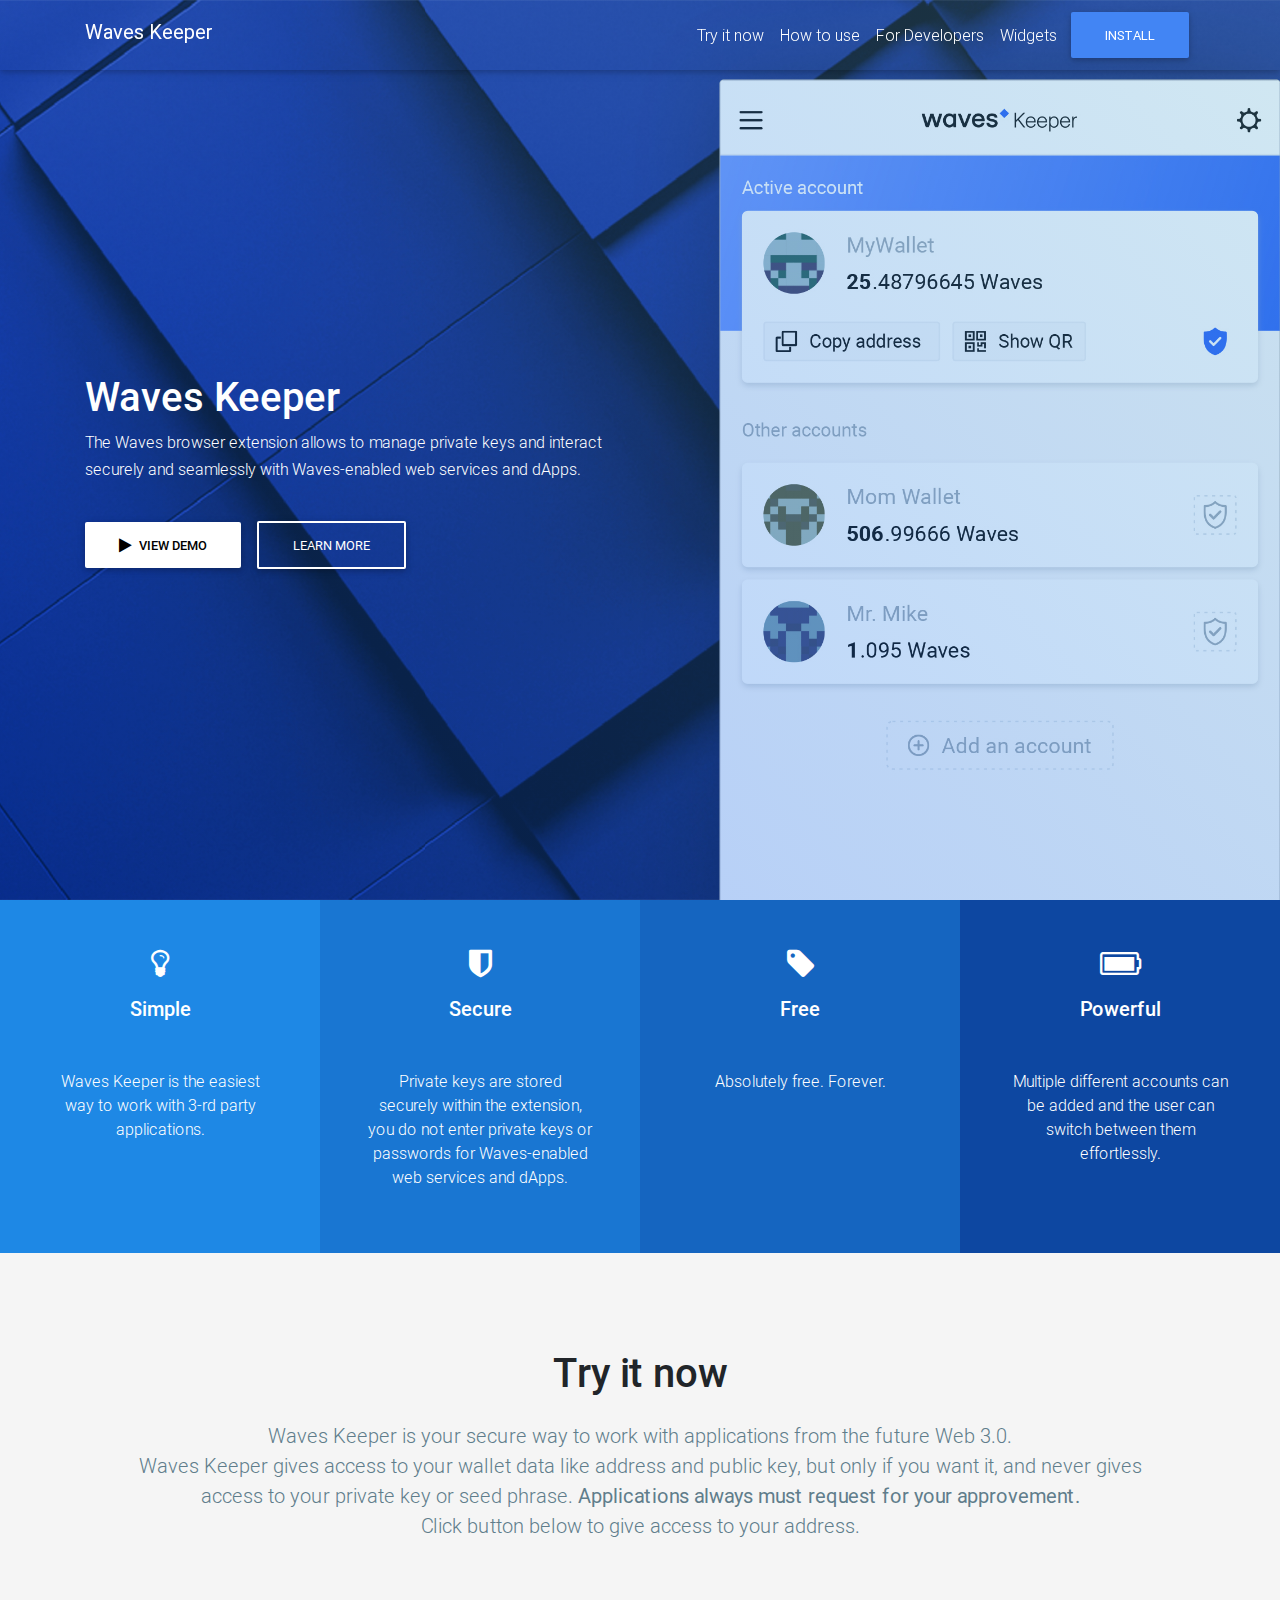
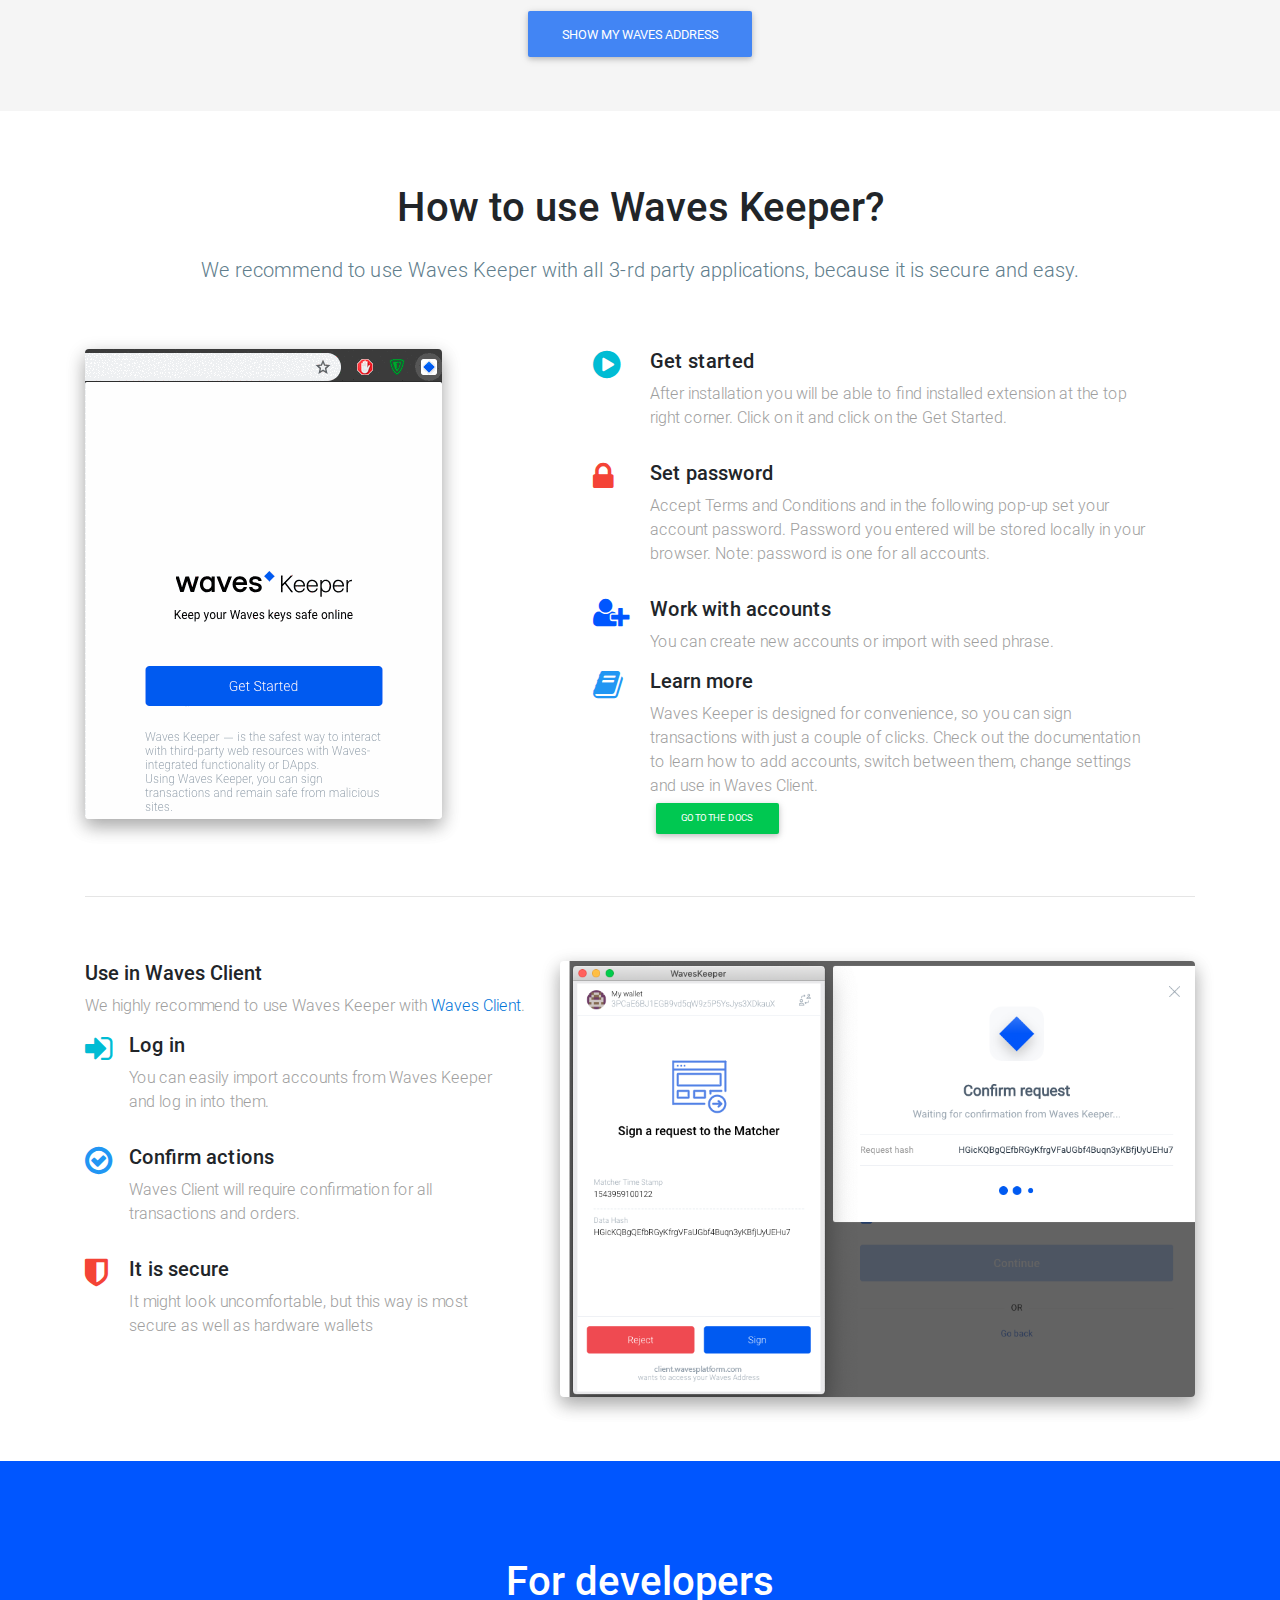
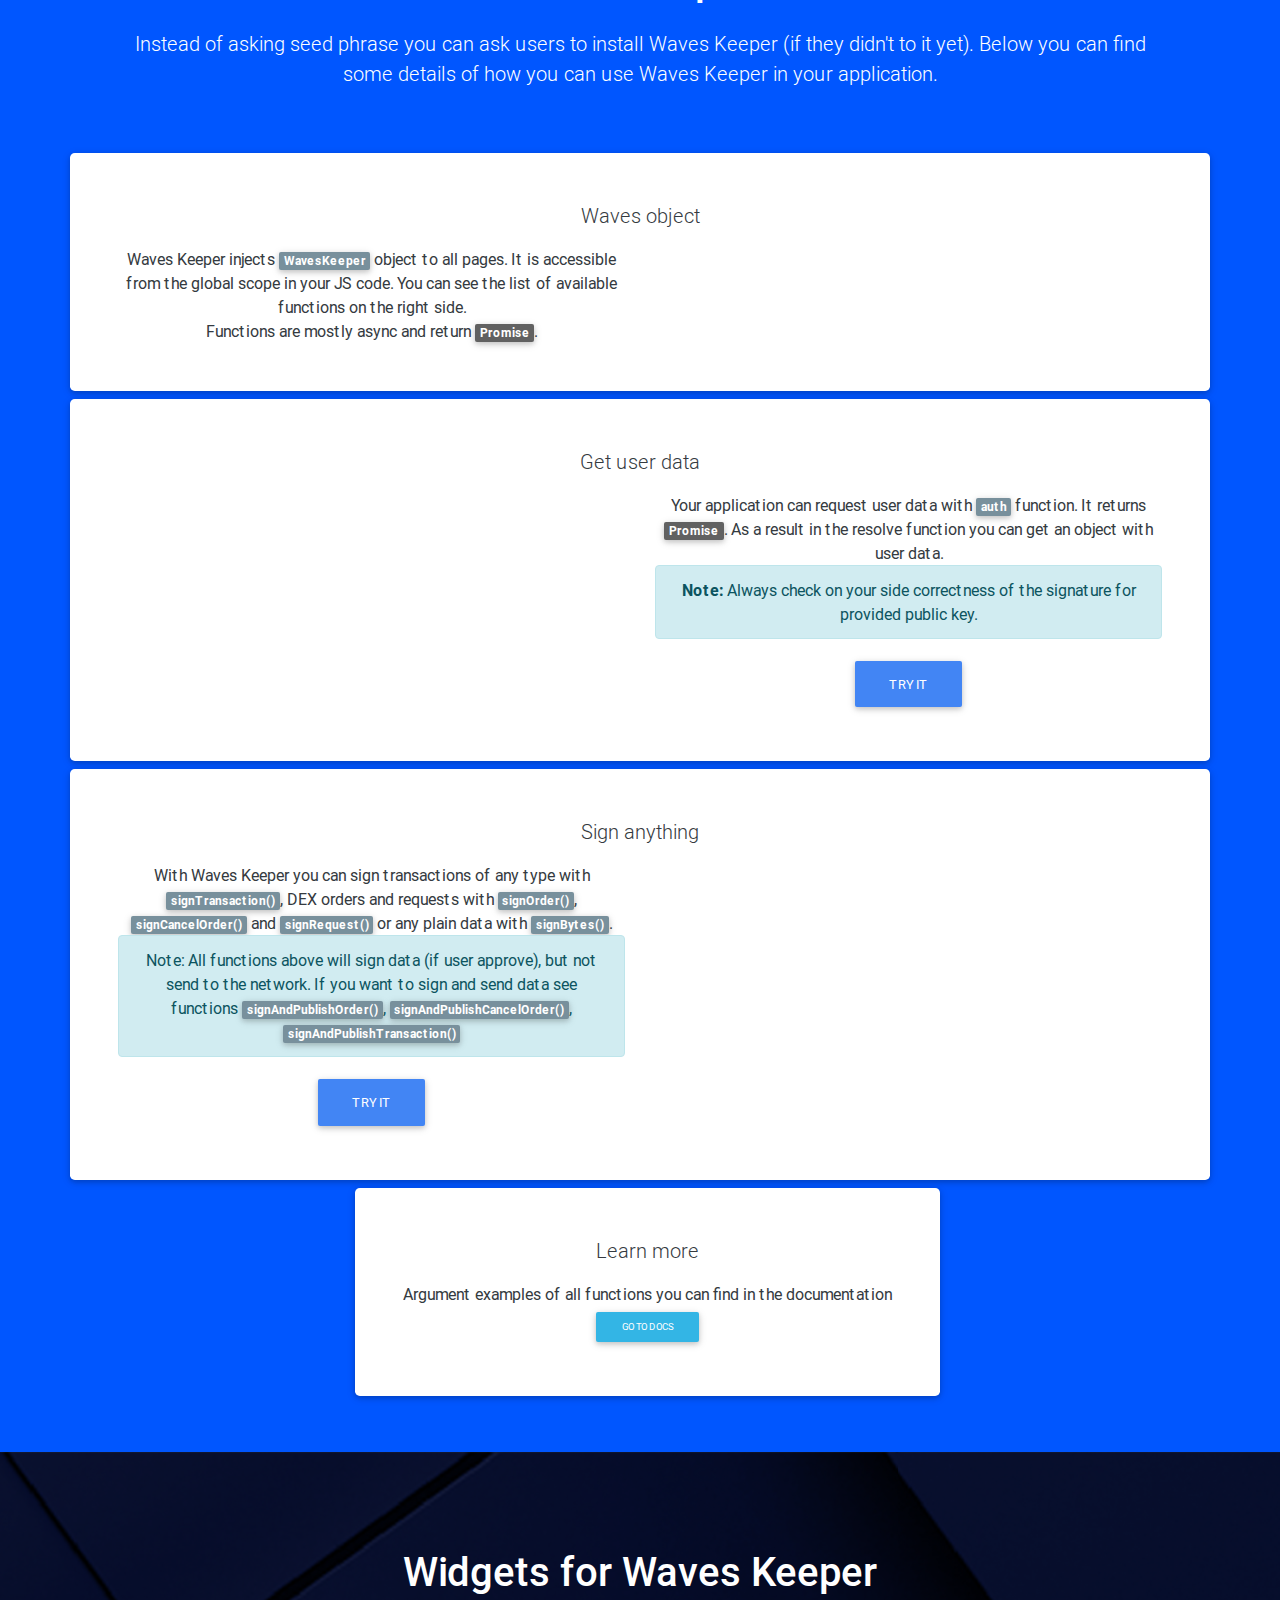
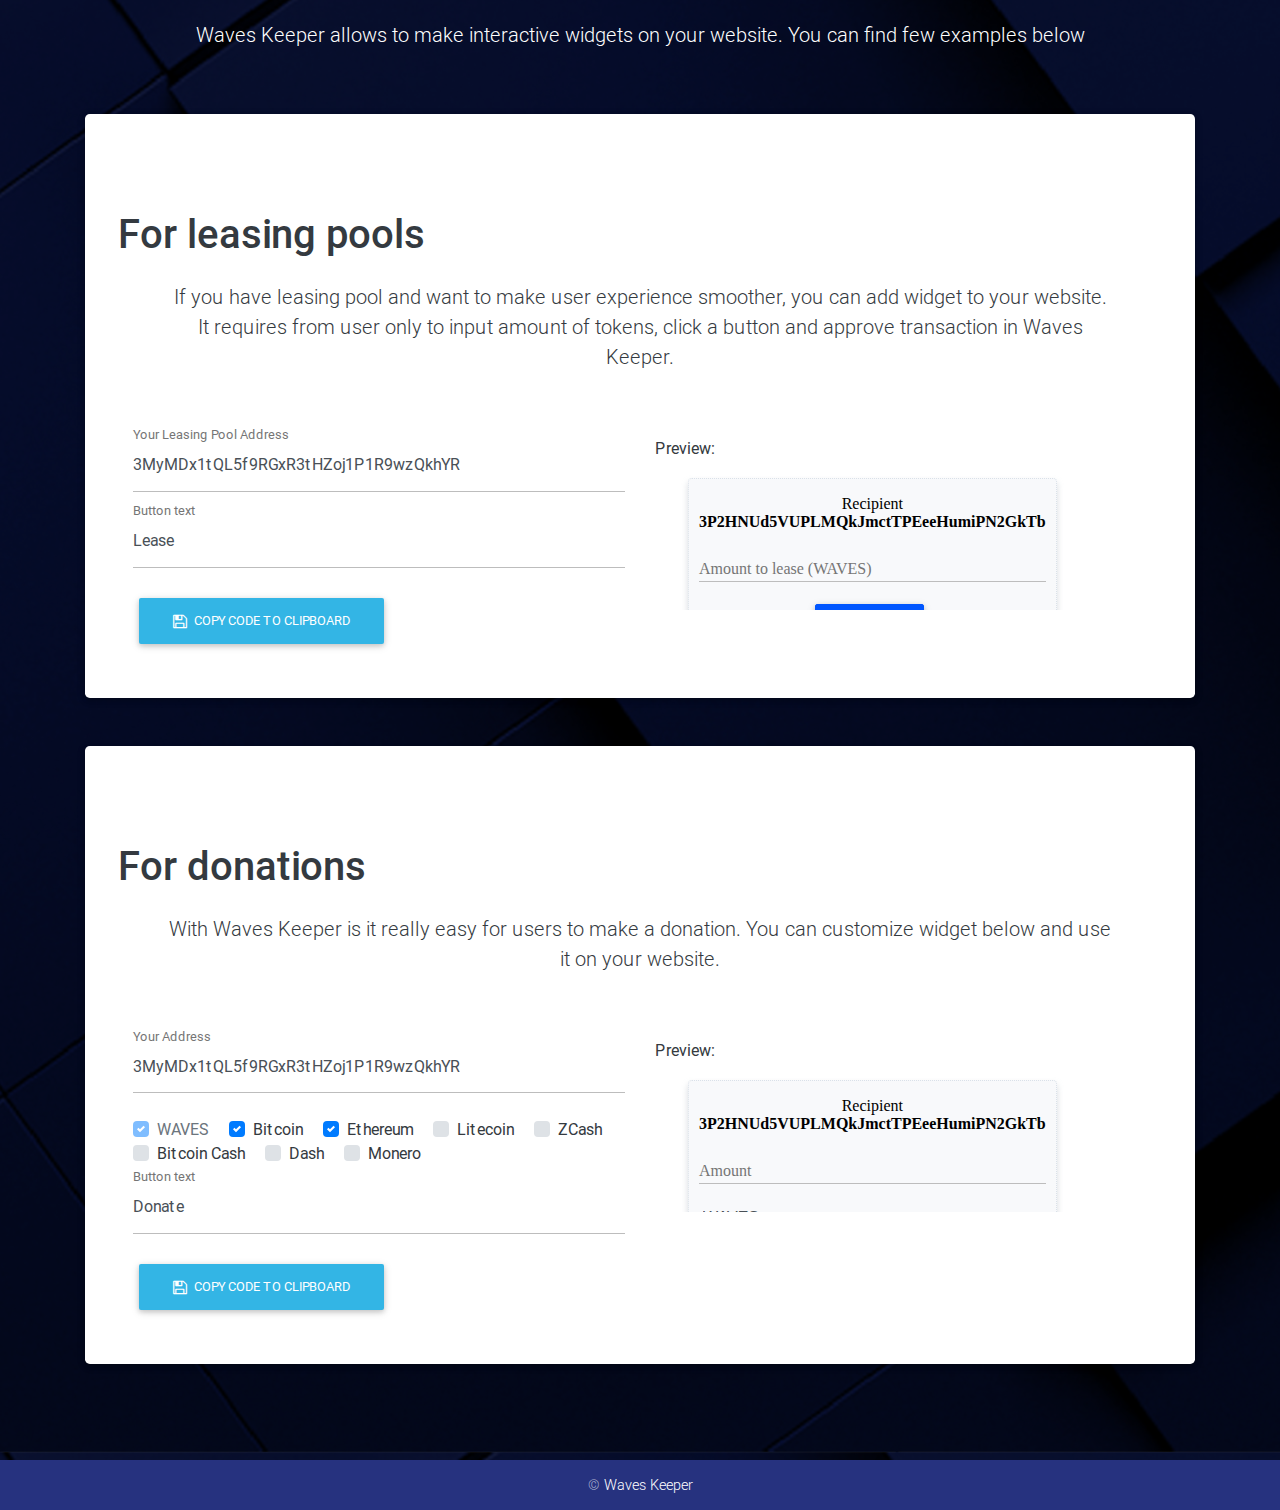
<file: index.html>
<!DOCTYPE html>
<html class="full-height" lang="en-US">
<head>
    <meta charset="UTF-8">
    <meta http-equiv="X-UA-Compatible" content="IE=edge">
    <meta name="viewport" content="width=device-width, initial-scale=1">
    <title>Waves Keeper</title>
    <meta name="description" content="Waves Keeper Demo Page"/>
    <link rel="stylesheet" href="https://maxcdn.bootstrapcdn.com/font-awesome/4.7.0/css/font-awesome.min.css">
    <link href="css/bootstrap.min.css" rel="stylesheet">
    <link href="css/mdb.min.css" rel="stylesheet">
    <link href="styles/main.css" rel="stylesheet">
</head>
<body id="top">
<header>
    <!-- Navbar-->
    <nav class="navbar navbar-expand-lg navbar-dark fixed-top scrolling-navbar" id="navbar">
        <div class="container"><a class="navbar-brand" href="#"><strong>Waves Keeper</strong></a>
            <button class="navbar-toggler" type="button" data-toggle="collapse" data-target="#navbarContent"
                    aria-controls="navbarContent" aria-expanded="false" aria-label="Toggle navigation"><span
                    class="navbar-toggler-icon"></span></button>
            <div class="collapse navbar-collapse" id="navbarContent">
                <ul class="navbar-nav ml-auto">
                    <li class="nav-item"><a class="nav-link active" href="#try-it-now">Try it now</a></li>
                    <li class="nav-item"><a class="nav-link" href="#how-to-use">How to use</a></li>
                    <li class="nav-item"><a class="nav-link" href="#for-developers">For Developers</a></li>
                    <li class="nav-item"><a class="nav-link" href="#contact">Widgets</a></li>
                </ul>
                <a class="btn btn-primary btn-rounded my-0"
                   href="https://chrome.google.com/webstore/detail/waves-keeper/lpilbniiabackdjcionkobglmddfbcjo"
                   target="_blank">Install</a>
            </div>
        </div>
    </nav>
    <!-- Intro Section-->
    <section class="view hm-gradient" id="intro">
        <div class="full-bg-img d-flex align-items-center">
            <div class="container">
                <div class="row no-gutters">
                    <div class="col-md-10 col-lg-6 text-center text-md-left margins">
                        <div class="white-text">
                            <div class="wow fadeInLeft" data-wow-delay="0.3s">
                                <h1 class="h1-responsive font-bold mt-sm-5">Waves Keeper</h1>
                                <div class="h6">
                                    The Waves browser extension allows to manage private keys and interact securely and
                                    seamlessly with Waves-enabled web services and dApps.

                                </div>
                            </div>
                            <br>
                            <div class="wow fadeInLeft" data-wow-delay="0.3s"><a
                                    class="btn btn-white dark-grey-text font-bold ml-0"
                                    href="https://www.youtube.com/watch?v=wI9_69S3_mk" target="_blank"><i
                                    class="fa fa-play mr-1"></i> View Demo</a>
                                <a class="btn btn-outline-white"
                                   target="_blank"
                                   href="https://docs.wavesplatform.com/en/waves-client/account-management/waves-keeper.html">Learn
                                    more</a></div>
                        </div>
                    </div>
                </div>
            </div>
        </div>
    </section>
</header>
<div id="content">
    <section class="row no-gutters" id="features">
        <div class="col-lg-3 col-md-6 col-sm-12 blue darken-1 text-white">
            <div class="p-5 text-center wow zoomIn" data-wow-delay=".1s"><i class="fa fa-lightbulb-o fa-2x"></i>
                <div class="h5 mt-3">Simple</div>
                <p class="mt-5">Waves Keeper is the easiest way to work with 3-rd party applications. </p>
            </div>
        </div>
        <div class="col-lg-3 col-md-6 blue darken-2 text-white">
            <div class="p-5 text-center wow zoomIn" data-wow-delay=".3s"><i class="fa fa-shield fa-2x"></i>
                <div class="h5 mt-3">Secure</div>
                <p class="mt-5">Private keys are stored securely within the extension, you do not enter private keys or
                    passwords for Waves-enabled web services and dApps.</p>
            </div>
        </div>
        <div class="col-lg-3 col-md-6 blue darken-3 text-white">
            <div class="p-5 text-center wow zoomIn" data-wow-delay=".5s"><i class="fa fa-tag fa-2x"></i>
                <div class="h5 mt-3"> Free</div>
                <p class="mt-5">Absolutely free. Forever.</p>
            </div>
        </div>
        <div class="col-lg-3 col-md-6 blue darken-4 text-white">
            <div class="p-5 text-center wow zoomIn" data-wow-delay=".7s"><i class="fa fa-battery-full fa-2x"></i>
                <div class="h5 mt-3"> Powerful</div>
                <p class="mt-5">Multiple different accounts can be added and the user can switch between them
                    effortlessly.</p>
            </div>
        </div>
    </section>
    <section class="text-center py-5 grey lighten-4" id="try-it-now">
        <div class="container">
            <div class="wow fadeIn">
                <h2 class="h1 pt-5 pb-3">Try it now</h2>
                <p class="px-5 mb-5 pb-3 lead blue-grey-text">
                    Waves Keeper is your secure way to work with applications from the future Web 3.0. <br/>
                    Waves Keeper gives access to your wallet data like address and public key, but only if you want it,
                    and never gives access to your private key or seed phrase.
                    <strong>Applications always must request for your approvement.</strong>
                    <br>
                    Click button below to give access to your address.
                    </p>
                <a class="btn btn-primary btn-rounded auth-btn" href="#">Show my Waves address</a>
                <div class="alert alert-success hiddendiv" id="address"></div>
                <div class="try-to-send-tx hiddendiv">
                    Now let's try a transaction, you'll like that experience<br>
                    <a class="btn btn-primary btn-rounded sign-and-publish-transaction-try" href="#">Send a transaction</a>
                </div>
                <div class="alert alert-success sign-and-publish-transaction-alert hiddendiv" id="sign-and-publish-transaction-alert"></div>
            </div>
        </div>
    </section>
    <section class="py-5" id="how-to-use">
        <div class="container">
            <div class="wow fadeIn">
                <h2 class="text-center h1 my-4">How to use Waves Keeper?</h2>
                <p class="px-5 mb-5 pb-3 lead blue-grey-text text-center">
                    We recommend to use Waves Keeper with all 3-rd party applications, because it is secure and easy.
                </p>
            </div>
            <div class="row wow fadeInLeft" data-wow-delay=".3s">
                <div class="col-lg-6 col-xl-5 pr-lg-5 pb-5"><img class="img-fluid rounded z-depth-2"
                                                                 src="img/waves-keeper.gif" alt="project image"/></div>
                <div class="col-lg-6 col-xl-7 pl-lg-5 pb-4">
                    <div class="row mb-3">
                        <div class="col-1 mr-1"><i class="fa fa-play-circle fa-2x cyan-text"></i></div>
                        <div class="col-10">
                            <h5 class="font-bold">Get started</h5>
                            <p class="grey-text">
                                After installation you will be able to find installed extension at the top right corner.
                                Click on it and click on the Get Started.
                            </p>
                        </div>
                    </div>
                    <div class="row mb-3">
                        <div class="col-1 mr-1"><i class="fa fa-lock fa-2x red-text"></i></div>
                        <div class="col-10">
                            <h5 class="font-bold">Set password</h5>
                            <p class="grey-text">
                                Accept Terms and Conditions and in the following pop-up set your account password.
                                Password you entered will be stored locally in your browser. Note: password is one for
                                all accounts.
                            </p>
                        </div>
                    </div>
                    <div class="row">
                        <div class="col-1 mr-1"><i class="fa fa-user-plus fa-2x waves-blue-text"></i></div>
                        <div class="col-10">
                            <h5 class="font-bold">Work with accounts</h5>
                            <p class="grey-text">
                                You can create new accounts or import with seed phrase.
                            </p>
                        </div>
                    </div>
                    <div class="row">
                        <div class="col-1 mr-1"><i class="fa fa-book fa-2x blue-text"></i></div>
                        <div class="col-10">
                            <h5 class="font-bold">Learn more</h5>
                            <p class="grey-text">
                                Waves Keeper is designed for convenience, so you can sign transactions with just a
                                couple of clicks. Check out the documentation to learn how to add accounts, switch
                                between them, change settings and use in Waves Client.
                                <br><strong><a class="btn btn-success btn-sm"
                                               href="https://docs.wavesplatform.com/en/waves-client/account-management/waves-keeper.html"
                                               target="_blank">Go to the docs</a></strong>
                            </p>
                        </div>
                    </div>
                </div>
            </div>
            <hr/>
            <div class="row pt-5 wow fadeInRight" data-wow-delay=".3s">
                <div class="col-lg-5 col-xl-5 mb-3">
                    <h5 class="font-bold">Use in Waves Client</h5>
                    <p class="grey-text">
                        We highly recommend to use Waves Keeper with <a href="https://client.wavesplatform.com"
                                                                        target="_blank">Waves Client</a>.
                    </p>
                    <div class="row mb-3">
                        <div class="col-1 mr-1"><i class="fa fa-sign-in fa-2x cyan-text"></i></div>
                        <div class="col-10">
                            <h5 class="font-bold">Log in</h5>
                            <p class="grey-text">
                                You can easily import accounts from Waves Keeper and log in into them.
                            </p>
                        </div>
                    </div>
                    <div class="row mb-3">
                        <div class="col-1 mr-1"><i class="fa fa-check-circle-o fa-2x blue-text"></i></div>
                        <div class="col-10">
                            <h5 class="font-bold">Confirm actions</h5>
                            <p class="grey-text">
                                Waves Client will require confirmation for all transactions and orders.
                            </p>
                        </div>
                    </div>
                    <div class="row mb-3">
                        <div class="col-1 mr-1"><i class="fa fa-shield fa-2x red-text"></i></div>
                        <div class="col-10">
                            <h5 class="font-bold">It is secure</h5>
                            <p class="grey-text">
                                It might look uncomfortable, but this way is most secure as well as hardware wallets</p>
                        </div>
                    </div>
                </div>
                <div class="col-lg-7 col-xl-7 mb-3"><img class="img-fluid rounded z-depth-2"
                                                         src="img/waves_keeper_11.png"/></div>
            </div>
        </div>
    </section>
    <section class="text-center py-5 waves-blue text-white" id="for-developers">
        <div class="container">
            <div class="wow fadeIn">
                <h2 class="h1 pt-5 pb-3">For developers</h2>
                <p class="px-5 mb-5 pb-3 lead">
                    Instead of asking seed phrase you can ask users to install Waves Keeper (if they didn't to it yet).
                    Below you can find some details of how you can use Waves Keeper in your application.
                </p>
            </div>
            <div class="row wow zoomIn text-dark">
                <div class="card mb-2 wow fadeInUp" data-wow-delay=".4s">
                    <div class="card-body p-5">
                        <p class="px-5 mb-2 pb-2 lead text-center">
                            Waves object
                        </p>
                        <div class="row vertical-align">
                            <div class="col-md-6">
                                Waves Keeper injects <span class="badge badge-blue-grey">WavesKeeper</span> object to all
                                pages. It
                                is accessible from the global scope in your JS code. You can see the list of available
                                functions on the right side. <br>
                                Functions are mostly async and return <span class="badge badge-grey">Promise</span>.
                            </div>
                            <div class="col-md-6">
                                <script src="https://gist.github.com/KardanovIR/98cedeb08db16caa35c9f513a20bcb9f.js"></script>
                            </div>
                        </div>
                    </div>
                </div>
            </div>
        </div>
        <div class="container">
            <div class="row wow zoomIn text-dark">
                <div class="card mb-2 wow fadeInUp" data-wow-delay=".4s">
                    <div class="card-body p-5">
                        <p class="px-5 mb-2 pb-2 lead text-center">
                            Get user data
                        </p>
                        <div class="row vertical-align">
                            <div class="col-md-6">
                                <script src="https://gist.github.com/KardanovIR/087ace5e473304b354dd14a7bba0fefc.js"></script>
                            </div>
                            <div class="col-md-6">
                                Your application can request user data with <span
                                    class="badge badge-blue-grey">auth</span> function. It returns <span
                                    class="badge badge-grey">Promise</span>. As a result in the resolve function you can
                                get an object with user data.
                                <br>
                                <div class="alert alert-info">
                                    <strong>Note:</strong> Always check on your side correctness of the signature for
                                    provided public key.
                                </div>
                                <a class="btn btn-primary btn-rounded auth-btn-try" href="#">Try it</a>
                                <div class="alert alert-success hiddendiv" id="auth-result-alert"></div>
                            </div>
                        </div>
                    </div>
                </div>
            </div>
        </div>
        <div class="container">
            <div class="row wow zoomIn text-dark">
                <div class="card mb-2 wow fadeInUp" data-wow-delay=".4s">
                    <div class="card-body p-5">
                        <p class="px-5 mb-2 pb-2 lead text-center">
                            Sign anything
                        </p>
                        <div class="row vertical-align">
                            <div class="col-md-6">
                                With Waves Keeper you can sign transactions of any type with <span
                                    class="badge badge-blue-grey">signTransaction()</span>, DEX orders and requests with
                                <span
                                        class="badge badge-blue-grey">signOrder()</span>, <span
                                    class="badge badge-blue-grey">signCancelOrder()</span> and <span
                                    class="badge badge-blue-grey">signRequest()</span> or any plain data with <span
                                    class="badge badge-blue-grey">signBytes()</span>.
                                <br>
                                <div class="alert alert-info">
                                    Note: All functions above will sign data (if user approve), but not send to the
                                    network.
                                    If you want to sign and send data see functions
                                    <span
                                            class="badge badge-blue-grey">signAndPublishOrder()</span>, <span
                                        class="badge badge-blue-grey">signAndPublishCancelOrder()</span>, <span
                                        class="badge badge-blue-grey">signAndPublishTransaction()</span>

                                </div>
                                <a class="btn btn-primary btn-rounded sign-and-publish-transaction" href="#">Try it</a>
                                <div class="alert alert-success hiddendiv" id="sign-result-alert"></div>
                            </div>
                            <div class="col-md-6">
                                <script src="https://gist.github.com/KardanovIR/5167f437f69bde937706c513ff37d95b.js"></script>
                            </div>
                        </div>
                    </div>
                </div>
            </div>
        </div>
        <div class="container">
            <div class="row wow zoomIn text-dark">
                <div class="col-md-3"></div>
                <div class="card mb-2 wow fadeInUp" data-wow-delay=".4s">
                    <div class="card-body p-5">
                        <p class="px-5 mb-2 pb-2 lead text-center">
                            Learn more
                        </p>
                        <div class="row vertical-align">
                            <div class="col-md-12">
                                Argument examples of all functions you can find in the documentation <br><a
                                    href="https://docs.wavesplatform.com/en/development-and-api/waves-keeper-api/waves-keeper-api.html"
                                    class="btn btn-sm btn-info" target="_blank">Go to docs</a>
                            </div>
                        </div>
                    </div>
                </div>
            </div>
        </div>
    </section>
    <section id="contact" style="background-image:url('img/main@2x.jpg');">
        <div class="rgba-black-strong py-5">
            <div class="container">
                <div class="wow fadeIn">
                    <h2 class="h1 text-white pt-5 pb-3 text-center">Widgets for Waves Keeper</h2>
                    <p class="text-white px-5 mb-5 pb-3 lead text-center">
                        Waves Keeper allows to make interactive widgets on your website. You can find few examples below
                    </p>
                </div>
                <div class="card mb-5 wow fadeInUp text-dark" data-wow-delay=".4s">
                    <div class="card-body p-5">
                        <div class="row">
                            <h2 class="h1 pt-5 pb-3 text-center">For leasing pools</h2>
                            <p class="px-5 mb-5 pb-3 lead text-center">
                                If you have leasing pool and want to make user experience smoother, you can add widget
                                to your website. It requires from user only to input amount of tokens, click a button
                                and approve transaction in Waves Keeper.
                            </p>
                            <div class="col-md-6">
                                <form>
                                    <div class="row">
                                        <div class="col-md-12">
                                            <div class="md-form">
                                                <input class="form-control" id="leasing-pool-address" type="text"
                                                       name="subject" value="3MyMDx1tQL5f9RGxR3tHZoj1P1R9wzQkhYR"
                                                       required="required"/>
                                                <label for="leasing-pool-address">Your Leasing Pool Address</label>
                                            </div>
                                            <div class="md-form">
                                                <input class="form-control" id="button-text-1" type="text" value="Lease"
                                                       name="subject"
                                                       required="required"/>
                                                <label for="button-text-1">Button text</label>
                                            </div>
                                        </div>
                                    </div>
                                </form>
                                <button class="btn btn-info" id="copy-leasing-widget-to-clipboard" type="button"><i
                                        class="fa fa-floppy-o mr-1"></i> Copy code to clipboard
                                </button>
                            </div>
                            <div class="col-md-6">
                                Preview:
                                <iframe id="leasing-widget" scrolling="no" src="leasing-widget.html"
                                        style="border: 0; width: 100%;"></iframe>
                            </div>
                        </div>
                    </div>
                </div>
            </div>
            <div class="container">
                <div class="card mb-5 wow fadeInUp text-dark" data-wow-delay=".4s">
                    <div class="card-body p-5">
                        <div class="row">
                            <h2 class="h1 pt-5 pb-3 text-center">For donations</h2>
                            <p class="px-5 mb-5 pb-3 lead text-center">
                                With Waves Keeper is it really easy for users to make a donation. You can customize
                                widget below and use it on your website.
                            </p>
                            <div class="col-md-6">
                                <form>
                                    <div class="row">
                                        <div class="col-md-12">
                                            <div class="md-form">
                                                <input class="form-control" id="donation-address" type="text"
                                                       name="subject"
                                                       value="3MyMDx1tQL5f9RGxR3tHZoj1P1R9wzQkhYR"
                                                       required="required"/>
                                                <label for="donation-address">Your Address</label>
                                            </div>
                                            <div class="mb-3">
                                                <div class="custom-control donate-asset custom-checkbox custom-control-inline">
                                                    <input type="checkbox" class="custom-control-input"
                                                           name="donate-asset" value="WAVES"
                                                           id="WAVES" checked disabled>
                                                    <label class="custom-control-label" for="WAVES">WAVES</label>
                                                </div>
                                                <div class="custom-control donate-asset custom-checkbox custom-control-inline">
                                                    <input type="checkbox" class="custom-control-input"
                                                           name="donate-asset" checked
                                                           value="8LQW8f7P5d5PZM7GtZEBgaqRPGSzS3DfPuiXrURJ4AJS"
                                                           id="8LQW8f7P5d5PZM7GtZEBgaqRPGSzS3DfPuiXrURJ4AJS">
                                                    <label class="custom-control-label"
                                                           for="8LQW8f7P5d5PZM7GtZEBgaqRPGSzS3DfPuiXrURJ4AJS">Bitcoin</label>
                                                </div>
                                                <div class="custom-control donate-asset custom-checkbox custom-control-inline">
                                                    <input type="checkbox" class="custom-control-input"
                                                           name="donate-asset" checked
                                                           value="474jTeYx2r2Va35794tCScAXWJG9hU2HcgxzMowaZUnu"
                                                           id="474jTeYx2r2Va35794tCScAXWJG9hU2HcgxzMowaZUnu">
                                                    <label class="custom-control-label"
                                                           for="474jTeYx2r2Va35794tCScAXWJG9hU2HcgxzMowaZUnu">Ethereum</label>
                                                </div>
                                                <div class="custom-control donate-asset custom-checkbox custom-control-inline">
                                                    <input type="checkbox" class="custom-control-input"
                                                           name="donate-asset"
                                                           value="HZk1mbfuJpmxU1Fs4AX5MWLVYtctsNcg6e2C6VKqK8zk"
                                                           id="HZk1mbfuJpmxU1Fs4AX5MWLVYtctsNcg6e2C6VKqK8zk">
                                                    <label class="custom-control-label"
                                                           for="HZk1mbfuJpmxU1Fs4AX5MWLVYtctsNcg6e2C6VKqK8zk">Litecoin</label>
                                                </div>
                                                <div class="custom-control donate-asset custom-checkbox custom-control-inline">
                                                    <input type="checkbox" class="custom-control-input"
                                                           name="donate-asset"
                                                           value="BrjUWjndUanm5VsJkbUip8VRYy6LWJePtxya3FNv4TQa"
                                                           id="BrjUWjndUanm5VsJkbUip8VRYy6LWJePtxya3FNv4TQa">
                                                    <label class="custom-control-label"
                                                           for="BrjUWjndUanm5VsJkbUip8VRYy6LWJePtxya3FNv4TQa">ZCash</label>
                                                </div>
                                                <div class="custom-control donate-asset custom-checkbox custom-control-inline">
                                                    <input type="checkbox" class="custom-control-input"
                                                           name="donate-asset"
                                                           value="zMFqXuoyrn5w17PFurTqxB7GsS71fp9dfk6XFwxbPCy"
                                                           id="zMFqXuoyrn5w17PFurTqxB7GsS71fp9dfk6XFwxbPCy">
                                                    <label class="custom-control-label"
                                                           for="zMFqXuoyrn5w17PFurTqxB7GsS71fp9dfk6XFwxbPCy">Bitcoin
                                                        Cash</label>
                                                </div>
                                                <div class="custom-control donate-asset custom-checkbox custom-control-inline">
                                                    <input type="checkbox" class="custom-control-input"
                                                           name="donate-asset"
                                                           value="B3uGHFRpSUuGEDWjqB9LWWxafQj8VTvpMucEyoxzws5H"
                                                           id="B3uGHFRpSUuGEDWjqB9LWWxafQj8VTvpMucEyoxzws5H">
                                                    <label class="custom-control-label"
                                                           for="B3uGHFRpSUuGEDWjqB9LWWxafQj8VTvpMucEyoxzws5H">Dash</label>
                                                </div>
                                                <div class="custom-control donate-asset custom-checkbox custom-control-inline">
                                                    <input type="checkbox" class="custom-control-input"
                                                           name="donate-asset"
                                                           value="5WvPKSJXzVE2orvbkJ8wsQmmQKqTv9sGBPksV4adViw3"
                                                           id="5WvPKSJXzVE2orvbkJ8wsQmmQKqTv9sGBPksV4adViw3">
                                                    <label class="custom-control-label"
                                                           for="5WvPKSJXzVE2orvbkJ8wsQmmQKqTv9sGBPksV4adViw3">Monero</label>
                                                </div>

                                            </div>

                                            <div class="md-form mt-2">
                                                <input class="form-control" id="button-text-2" value="Donate"
                                                       type="text" name="subject"
                                                       required="required"/>
                                                <label for="button-text-2">Button text</label>
                                            </div>
                                        </div>
                                    </div>
                                </form>
                                <button class="btn btn-info" id="copy-donate-widget-to-clipboard" type="button"><i
                                        class="fa fa-floppy-o mr-1"></i> Copy code to clipboard
                                </button>
                            </div>
                            <div class="col-md-6">
                                Preview:
                                <iframe src="donate-widget.html" id="donate-widget" scrolling="no"
                                        style="border: 0; width: 100%;"></iframe>
                            </div>
                        </div>
                    </div>
                </div>
            </div>
        </div>
    </section>
</div>
<footer class="page-footer indigo darken-2 center-on-small-only pt-0 mt-0">
    <div class="container">

    </div>
    <div class="footer-copyright">
        <div class="container-fluid">
            <p>&copy; <a href="/">Waves Keeper</a>
            </p>
        </div>
    </div>
</footer>
<script type="text/javascript" src="js/jquery-3.2.1.min.js"></script>
<script type="text/javascript" src="js/popper.min.js"></script>
<script type="text/javascript" src="js/bootstrap.min.js"></script>
<script>
    window.__WAVES = WavesKeeper;
</script>
<script type="text/javascript" src="js/mdb.min.js"></script>
<script>new WOW().init();
$('document').ready(function () {

    $('.auth-btn').on('click', function (e) {
        console.log(e);
        __WAVES.auth({name: 'Waves Keeper', data: 'Waves Keeper'})
            .then(function (res) {
                console.log(res);
                $('#address')
                    .html('Your current active address: <b>' + res.address + '</b>')
                    .removeClass('hiddendiv');
                $('.try-to-send-tx').removeClass('hiddendiv');
            })
            .catch(function (err) {
                $('#address').html(JSON.stringify(err)).removeClass('hiddendiv alert-success').addClass('alert-danger');
            });
        e.preventDefault();
    });

    $('.auth-btn-try').on('click', function (e) {
        __WAVES.auth({name: 'Waves Keeper', data: 'Waves Keeper'})
            .then(function (res) {
                $('#auth-result-alert')
                    .text(JSON.stringify(res))
                    .removeClass('hiddendiv');
            })
            .catch(function (err) {
                $('#auth-result-alert').text(JSON.stringify(err)).removeClass('hiddendiv alert-success').addClass('alert-danger');
            });
        e.preventDefault();
    });

    $('.sign-and-publish-transaction').on('click', function (e) {
        var $signResult = $('#sign-result-alert');
        __WAVES.signAndPublishTransaction({
            type: 4, // 4 - transfer transaction
            data: {
                amount: {
                    assetId: 'WAVES',
                    tokens: "0.00100000"
                },
                fee: {
                    assetId: 'WAVES',
                    tokens: "0.00100000"
                },
                recipient: '3MyMDx1tQL5f9RGxR3tHZoj1P1R9wzQkhYR'
            }
        })
            .then(function (res) {
                if (typeof res === 'string'){
                    res = JSON.parse(res);
                }
                $signResult.text(JSON.stringify(res)).removeClass('hiddendiv');
            })
            .catch(function (err) {
                $signResult.text(JSON.stringify(err))
                    .removeClass('alert-success hiddendiv').addClass('alert-danger');
                console.log(err);

            });

        e.preventDefault();
    });

    $('.sign-and-publish-transaction-try').on('click', function (e) {
        var $signResult = $('#sign-and-publish-transaction-alert');
        __WAVES.signAndPublishTransaction({
            type: 4, // 4 - transfer transaction
            data: {
                amount: {
                    assetId: 'WAVES',
                    tokens: "0.00100000"
                },
                fee: {
                    assetId: 'WAVES',
                    tokens: "0.00100000"
                },
                recipient: '3MyMDx1tQL5f9RGxR3tHZoj1P1R9wzQkhYR'
            }
        })
            .then(function (res) {
                if (typeof res === 'string'){
                    res = JSON.parse(res);
                }
                $signResult.html('Your transaction is send, see it in the explorer: <a target="_blank" href="http://wavesexplorer.com/tx/' + res.id + '">' + res.id + '</a>').removeClass('hiddendiv');
            })
            .catch(function (err) {
                $signResult.text(JSON.stringify(err))
                    .removeClass('alert-success hiddendiv').addClass('alert-danger');
                console.log(err);

            });

        e.preventDefault();
    });

    function resizeIframe(obj) {
        obj.style.height = 0;
        obj.style.height = obj.contentWindow.document.body.scrollHeight + 'px';
    }


    var leasingWidget = document.getElementById('leasing-widget');
    var donateWidget = document.getElementById('donate-widget');

    $('#leasing-pool-address').on('input', function (e) {
        leasingWidget.contentWindow.WAVES_WIDGET_LEASING_POOL_ADDRESS = $(this).val();
        leasingWidget.contentWindow.updateView();
    });

    $('#button-text-1').on('input', function (e) {
        leasingWidget.contentWindow.WAVES_WIDGET_LEASING_BTN_TEXT = $(this).val();
        leasingWidget.contentWindow.updateView();
    });

    $('#donation-address').on('input', function (e) {
        donateWidget.contentWindow.WAVES_WIDGET_DONATION_ADDRESS = $(this).val();
        donateWidget.contentWindow.updateView();
    });

    $('#button-text-2').on('input', function (e) {
        donateWidget.contentWindow.WAVES_WIDGET_DONATION_BTN_TEXT = $(this).val();
        donateWidget.contentWindow.updateView();
    });

    function getDonateAssets() {
        var formData = $('.donate-asset:first').parents('form').serializeArray();
        var donateAssets = ['WAVES'];
        formData.forEach(function (itemData) {
            if (itemData.name === 'donate-asset') {
                donateAssets.push(itemData.value);
            }
        });
        return donateAssets;
    }

    $('.donate-asset').on('change', function () {
        donateWidget.contentWindow.WAVES_WIDGET_DONATION_ASSETS = getDonateAssets();
        donateWidget.contentWindow.updateView();
    });

    leasingWidget.addEventListener('load', function () {
        resizeIframe(leasingWidget);
    }, false);

    donateWidget.addEventListener('load', function () {
        resizeIframe(donateWidget);
    }, false);

    $('#copy-leasing-widget-to-clipboard').on('click', function (e) {
        var value = leasingWidget.contentDocument.body.innerHTML;
        value = value.replace('3MyMDx1tQL5f9RGxR3tHZoj1P1R9wzQkhYR', $('#leasing-pool-address').val());
        value = value.replace('WAVES_WIDGET_LEASING_BTN_TEXT = \'Lease\'', 'WAVES_WIDGET_LEASING_BTN_TEXT = \'' + $('#button-text-1').val() + '\'');
        var textField = document.createElement('textarea');
        textField.innerText = value;
        document.body.appendChild(textField);
        textField.select();
        textField.focus(); //SET FOCUS on the TEXTFIELD
        var result = document.execCommand('copy');
        textField.remove();
        e.preventDefault();
        return false;
    });

    $('#copy-donate-widget-to-clipboard').on('click', function (e) {
        var value = donateWidget.contentDocument.body.innerHTML;
        value = value.replace('3MyMDx1tQL5f9RGxR3tHZoj1P1R9wzQkhYR', $('#donation-address').val());
        value = value.replace('WAVES_WIDGET_DONATION_BTN_TEXT = \'Donate\'', 'WAVES_WIDGET_DONATION_BTN_TEXT = \'' + $('#button-text-2').val() + '\'');
        value = value.replace('WAVES_WIDGET_DONATION_ASSETS = [\'WAVES\', \'8LQW8f7P5d5PZM7GtZEBgaqRPGSzS3DfPuiXrURJ4AJS\', \'474jTeYx2r2Va35794tCScAXWJG9hU2HcgxzMowaZUnu\']', 'WAVES_WIDGET_DONATION_ASSETS = ' + JSON.stringify(getDonateAssets()));
        var textField = document.createElement('textarea');
        textField.innerText = value;
        document.body.appendChild(textField);
        textField.select();
        textField.focus(); //SET FOCUS on the TEXTFIELD
        var result = document.execCommand('copy');
        textField.remove();
        e.preventDefault();
        return false;
    });

});

</script>
</body>
</html>
</file>
<file: styles/main.css>
#intro {
  background: url("../img/main0@2x.jpg") no-repeat center center;
  background-size: cover;
}

.top-nav-collapse {
  background-color: #0056FF !important;
}

.navbar:not(.top-nav-collapse) {
  background: transparent !important;
}

@media (max-width: 768px) {
  .navbar:not(.top-nav-collapse) {
    background: #0056FF !important;
  }
}

#intro .h6 {
  font-weight: 300;
  line-height: 1.7;
}

.hm-gradient .full-bg-img {
  background: rgba(0, 86, 255, 0.3);
  background: linear-gradient(45deg, rgba(0, 86, 255, 0.3), rgba(104, 179, 210, 0.3) 100%);
}

@media (max-width: 450px) {
  .margins {
    margin-right: 1rem;
    margin-left: 1rem;
  }
}

#pricing .lead {
  opacity: 0.7;
}

#pricing .card-image {
  background: url("../img/architecture.jpg") no-repeat center center;
}

#pricing ul li {
  font-size: 1.1em;
}

.waves-blue{
  background: rgba(0, 86, 255, 1);
}

.waves-blue-text{
  color: rgba(0, 86, 255, 1);
}

.vertical-align {
  display: flex;
  align-items: center;
}
</file>
